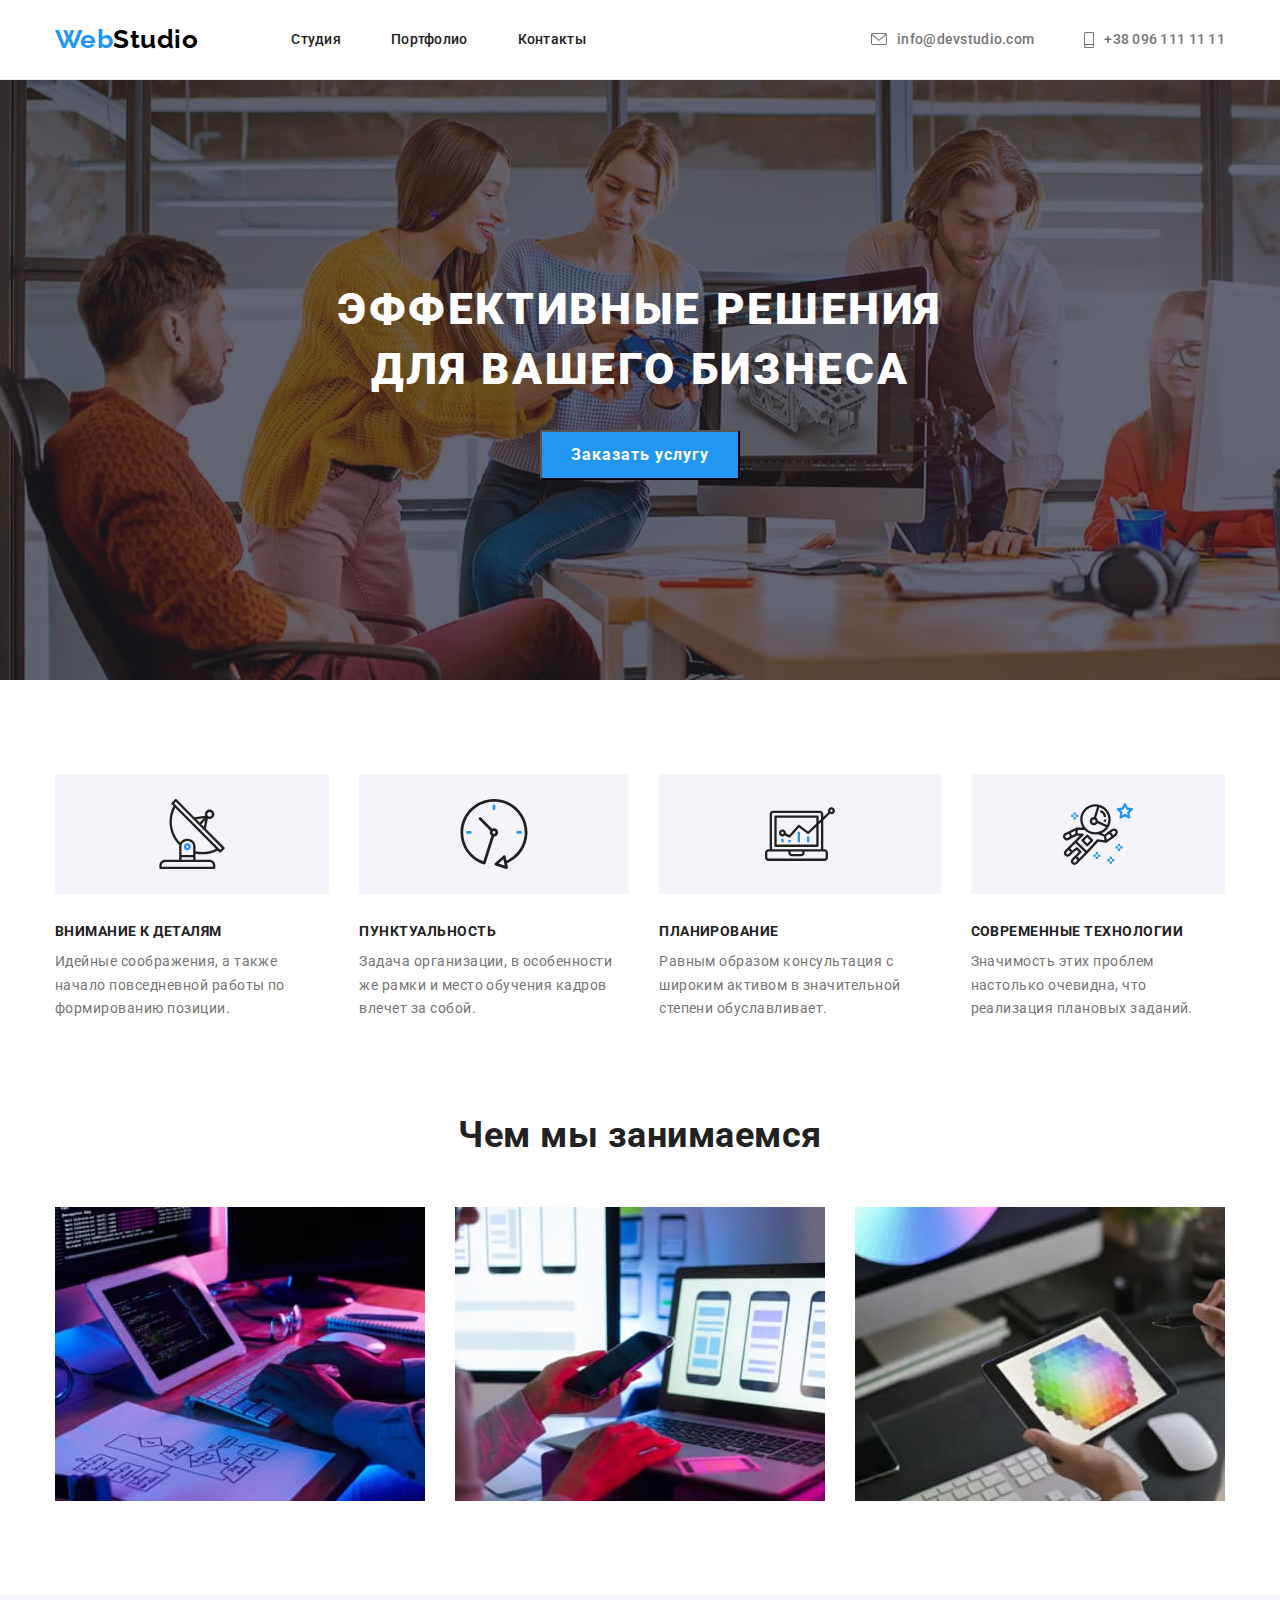
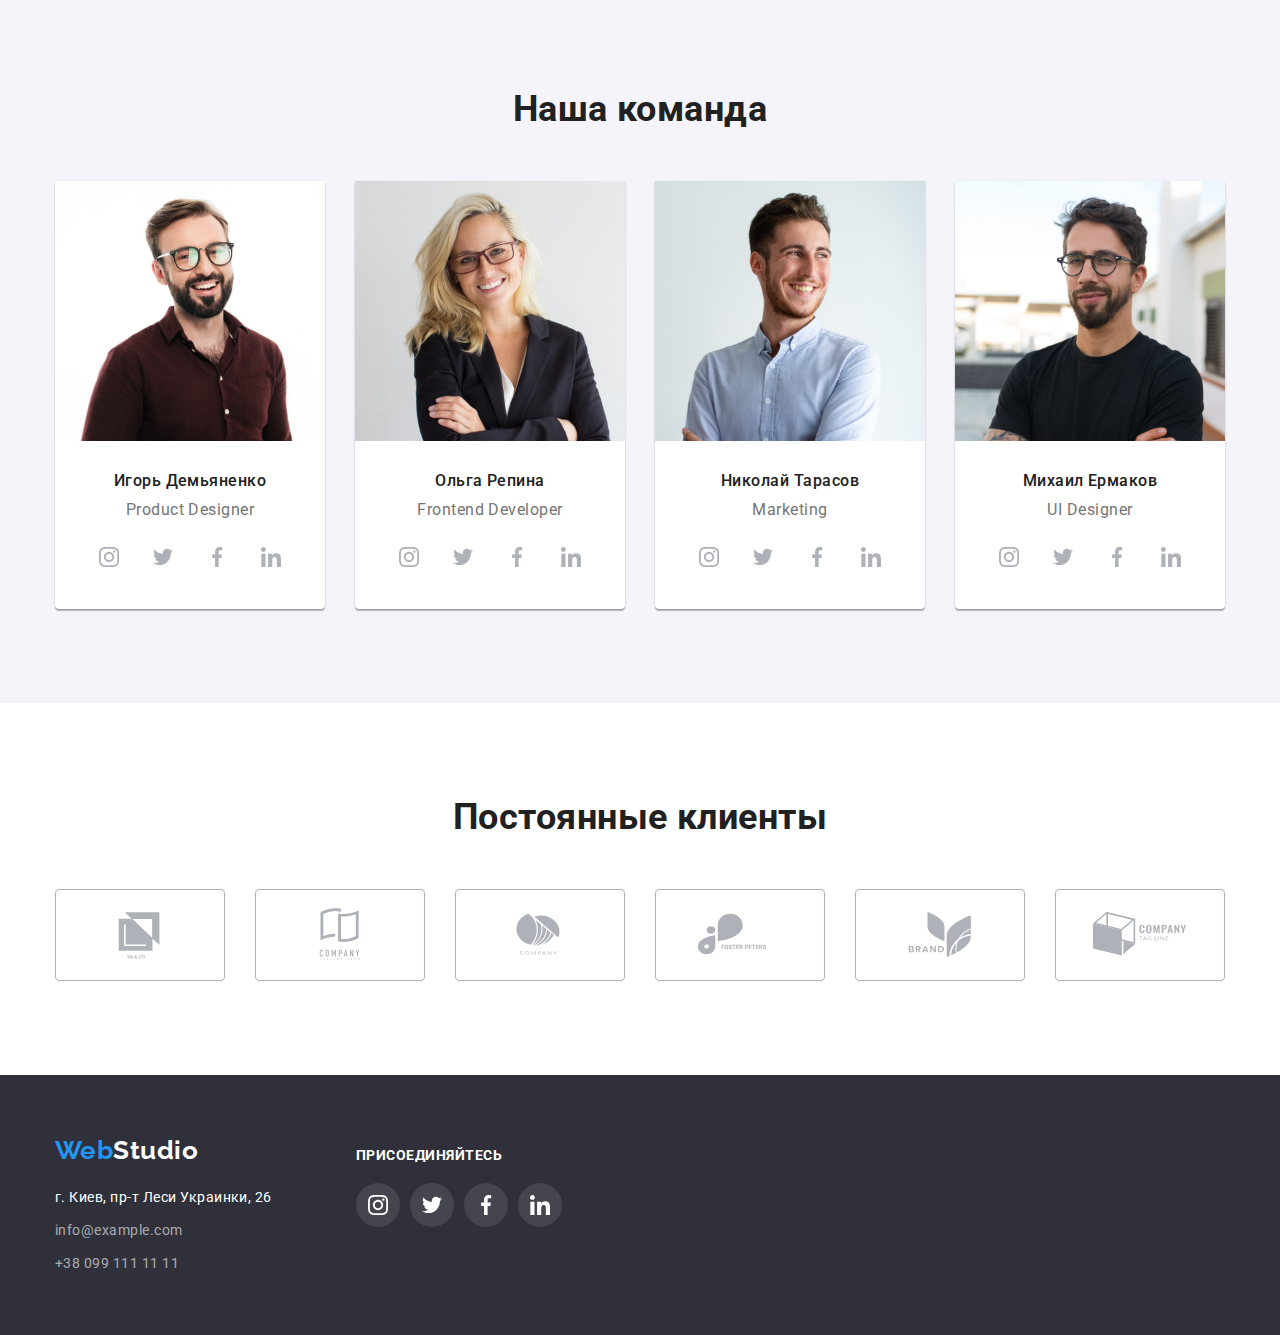
<file: index.html>
<!DOCTYPE html>
<html lang="ru">
  <head>
    <meta charset="UTF-8" />
    <meta http-equiv="X-UA-Compatible" content="IE=edge" />
    <meta name="viewport" content="width=device-width, initial-scale=1.0" />
    <link
      href="https://fonts.googleapis.com/css2?family=Raleway:wght@700&family=Roboto:wght@400;500;700;900&display=swap"
      rel="stylesheet"
    />
    <link
      rel="stylesheet"
      href="https://cdnjs.cloudflare.com/ajax/libs/modern-normalize/1.0.0/modern-normalize.min.css"
    />
    <link rel="stylesheet" href="./css/styles.css" />
    <title>Студия</title>
  </head>
  <body>
    <header class="page-header">
      <div class="container">
        <nav class="main-nav">
          <a class="logo link" href="./index.html"
            >Web<span class="logo studio-black">Studio</span></a
          >
          <ul class="site-nav list">
            <li class="item"><a class="link" href="./index.html">Студия</a></li>
            <li class="item"><a class="link" href="./portfolio.html">Портфолио</a></li>
            <li class="item"><a class="link" href="">Контакты</a></li>
          </ul>
        </nav>
        <ul class="header-contacts list">
          <li class="item">
            <a class="link" href="mailto:info@devstudio.com"
              ><svg class="icon" width="16" height="12">
                <use href="./images/icons.svg#icon-email"></use>
              </svg>
              info@devstudio.com</a
            >
          </li>
          <li class="item">
            <a class="link" href="tel:+380961111111"
              ><svg class="icon" width="10" height="16">
                <use href="./images/icons.svg#icon-smartphone"></use>
              </svg>
              +38 096 111 11 11</a
            >
          </li>
        </ul>
      </div>
    </header>
    <main>
      <section class="hero">
        <div class="container">
          <h1 class="hero-title">
            Эффективные решения <br />
            для вашего бизнеса
          </h1>
          <button class="button" type="button">Заказать услугу</button>
        </div>
      </section>
      <!-- Features -->
      <section class="section features">
        <div class="container">
          <h2 class="section-title none">Особенности</h2>
          <ul class="features list">
            <li class="item">
              <div class="icon-thumb">
                <svg width="70" height="70">
                  <use href="./images/icons.svg#icon-antenna"></use>
                </svg>
              </div>
              <h3 class="title">Внимание к деталям</h3>
              <p class="text">
                Идейные соображения, а также начало повседневной работы по формированию позиции.
              </p>
            </li>
            <li class="item">
              <div class="icon-thumb">
                <svg width="70" height="70">
                  <use href="./images/icons.svg#icon-clock"></use>
                </svg>
              </div>
              <h3 class="title">Пунктуальность</h3>
              <p class="text">
                Задача организации, в особенности же рамки и место обучения кадров влечет за собой.
              </p>
            </li>
            <li class="item">
              <div class="icon-thumb">
                <svg width="70" height="70">
                  <use href="./images/icons.svg#icon-diagram"></use>
                </svg>
              </div>
              <h3 class="title">Планирование</h3>
              <p class="text">
                Равным образом консультация с широким активом в значительной степени обуславливает.
              </p>
            </li>
            <li class="item">
              <div class="icon-thumb">
                <svg width="70" height="70">
                  <use href="./images/icons.svg#icon-astronaut"></use>
                </svg>
              </div>
              <h3 class="title">Современные технологии</h3>
              <p class="text">
                Значимость этих проблем настолько очевидна, что реализация плановых заданий.
              </p>
            </li>
          </ul>
        </div>
      </section>
      <!-- Our  Services -->
      <section class="section">
        <div class="container">
          <h2 class="section-title">Чем мы занимаемся</h2>

          <ul class="services list">
            <li class="item">
              <img
                src="./images/img1.jpg"
                alt="Рабочий стол с клавиатурой, монитором и планшетом, на которых работает человек"
                width="370"
                height="294"
              />
            </li>
            <li class="item">
              <img
                src="./images/img2.jpg"
                alt="Ноутбук и телефон, на которых работает человек"
                width="370"
                height="294"
              />
            </li>
            <li class="item">
              <img
                src="./images/img3.jpg"
                alt="Планшет,   на котором открыта палитра цветов, на фоне есть монитор и клавиатура"
                width="370"
                height="294"
              />
            </li>
          </ul>
        </div>
      </section>
      <!-- Our  team -->
      <section class="section our-team">
        <div class="container">
          <h2 class="section-title">Наша команда</h2>

          <ul class="team list">
            <li class="item">
              <div class="card">
                <img
                  src="./images/teamfoto1.jpg"
                  alt="Портрет молодого человека в окулярах и в сорочке"
                  width="270"
                  height="260"
                />

                <div class="text-content">
                  <h3 class="title">Игорь Демьяненко</h3>
                  <p class="text">Product Designer</p>
                  <ul class="socials list">
                    <li>
                      <a class="link" href="">
                        <svg class="icon" width="20" height="20">
                          <use href="./images/icons.svg#icon-instagramteam"></use>
                        </svg>
                      </a>
                    </li>
                    <li>
                      <a class="link" href="">
                        <svg class="icon" width="20" height="20">
                          <use href="./images/icons.svg#icon-twitterteam"></use>
                        </svg>
                      </a>
                    </li>
                    <li>
                      <a class="link" href="">
                        <svg class="icon" width="20" height="20">
                          <use href="./images/icons.svg#icon-facebookteam"></use>
                        </svg>
                      </a>
                    </li>
                    <li>
                      <a class="link" href="">
                        <svg class="icon" width="20" height="20">
                          <use href="./images/icons.svg#icon-linkedinteam"></use>
                        </svg>
                      </a>
                    </li>
                  </ul>
                </div>
              </div>
            </li>
            <li class="item">
              <div class="card">
                <img
                  src="./images/teamfoto2.jpg"
                  alt="Портрет девушки в пиджаке и в окулярах"
                  width="270"
                  height="260"
                />

                <div class="text-content">
                  <h3 class="title">Ольга Репина</h3>
                  <p class="text">Frontend Developer</p>
                  <ul class="socials list">
                    <li>
                      <a class="link" href="">
                        <svg class="icon" width="20" height="20">
                          <use href="./images/icons.svg#icon-instagramteam"></use>
                        </svg>
                      </a>
                    </li>
                    <li>
                      <a class="link" href="">
                        <svg class="icon" width="20" height="20">
                          <use href="./images/icons.svg#icon-twitterteam"></use>
                        </svg>
                      </a>
                    </li>
                    <li>
                      <a class="link" href="">
                        <svg class="icon" width="20" height="20">
                          <use href="./images/icons.svg#icon-facebookteam"></use>
                        </svg>
                      </a>
                    </li>
                    <li>
                      <a class="link" href="">
                        <svg class="icon" width="20" height="20">
                          <use href="./images/icons.svg#icon-linkedinteam"></use>
                        </svg>
                      </a>
                    </li>
                  </ul>
                </div>
              </div>
            </li>
            <li class="item">
              <div class="card">
                <img
                  src="./images/teamfoto3.jpg"
                  alt="Портрет молодого человека в сорочке"
                  width="270"
                  height="260"
                />

                <div class="text-content">
                  <h3 class="title">Николай Тарасов</h3>
                  <p class="text">Marketing</p>
                  <ul class="socials list">
                    <li>
                      <a class="link" href="">
                        <svg class="icon" width="20" height="20">
                          <use href="./images/icons.svg#icon-instagramteam"></use>
                        </svg>
                      </a>
                    </li>
                    <li>
                      <a class="link" href="">
                        <svg class="icon" width="20" height="20">
                          <use href="./images/icons.svg#icon-twitterteam"></use>
                        </svg>
                      </a>
                    </li>
                    <li>
                      <a class="link" href="">
                        <svg class="icon" width="20" height="20">
                          <use href="./images/icons.svg#icon-facebookteam"></use>
                        </svg>
                      </a>
                    </li>
                    <li>
                      <a class="link" href="">
                        <svg class="icon" width="20" height="20">
                          <use href="./images/icons.svg#icon-linkedinteam"></use>
                        </svg>
                      </a>
                    </li>
                  </ul>
                </div>
              </div>
            </li>
            <li class="item">
              <div class="card">
                <img
                  src="./images/teamfoto4.jpg"
                  alt="Портрет молодого человека в футболке и в окулярах"
                  width="270"
                  height="260"
                />

                <div class="text-content">
                  <h3 class="title">Михаил Ермаков</h3>
                  <p class="text">UI Designer</p>
                  <ul class="socials list">
                    <li>
                      <a class="link" href="">
                        <svg class="icon" width="20" height="20">
                          <use href="./images/icons.svg#icon-instagramteam"></use>
                        </svg>
                      </a>
                    </li>
                    <li>
                      <a class="link" href="">
                        <svg class="icon" width="20" height="20">
                          <use href="./images/icons.svg#icon-twitterteam"></use>
                        </svg>
                      </a>
                    </li>
                    <li>
                      <a class="link" href="">
                        <svg class="icon" width="20" height="20">
                          <use href="./images/icons.svg#icon-facebookteam"></use>
                        </svg>
                      </a>
                    </li>
                    <li>
                      <a class="link" href="">
                        <svg class="icon" width="20" height="20">
                          <use href="./images/icons.svg#icon-linkedinteam"></use>
                        </svg>
                      </a>
                    </li>
                  </ul>
                </div>
              </div>
            </li>
          </ul>
        </div>
      </section>
      <!-- Our clients -->
      <section class="section">
        <div class="container">
          <h2 class="section-title">Постоянные клиенты</h2>
          <ul class="clients list">
            <li class="item">
              <a href="" class="link">
                <svg class="icon" width="106" height="60">
                  <use href="./images/icons.svg#icon-client1"></use>
                </svg>
              </a>
            </li>
            <li class="item">
              <a href="" class="link">
                <svg class="icon" width="106" height="60">
                  <use href="./images/icons.svg#icon-client2"></use>
                </svg>
              </a>
            </li>
            <li class="item">
              <a href="" class="link">
                <svg class="icon" width="106" height="60">
                  <use href="./images/icons.svg#icon-client3"></use>
                </svg>
              </a>
            </li>
            <li class="item">
              <a href="" class="link">
                <svg class="icon" width="106" height="60">
                  <use href="./images/icons.svg#icon-client4"></use>
                </svg>
              </a>
            </li>
            <li class="item">
              <a href="" class="link">
                <svg class="icon" width="106" height="60">
                  <use href="./images/icons.svg#icon-client5"></use>
                </svg>
              </a>
            </li>
            <li class="item">
              <a href="" class="link">
                <svg class="icon" width="106" height="60">
                  <use href="./images/icons.svg#icon-client6"></use>
                </svg>
              </a>
            </li>
          </ul>
        </div>
      </section>
    </main>
    <footer class="page-footer">
      <div class="container">
        <div class="address-thumb">
          <a class="logo link" href="./index.html"
            >Web<span class="logo studio-white">Studio</span></a
          >

          <address class="footer-contacts">
            <ul class="footer-contacts-list list">
              <li class="item">
                <a class="link" href="">г. Киев, пр-т Леси Украинки, 26</a>
              </li>
              <li class="item">
                <a class="link contacts" href="mailto:info@example.com">info@example.com</a>
              </li>
              <li class="item">
                <a class="link contacts" href="tel:+380991111111">+38 099 111 11 11</a>
              </li>
            </ul>
          </address>
        </div>

        <div class="join">
          <p class="text">присоединяйтесь</p>
          <ul class="footer-socials list">
            <li class="item">
              <a href="" class="link">
                <svg class="icon" width="20px" height="20px">
                  <use href="./images/icons.svg#icon-instagramfooter"></use>
                </svg>
              </a>
            </li>
            <li class="item">
              <a href="" class="link">
                <svg class="icon" width="20px" height="20px">
                  <use href="./images/icons.svg#icon-twitterfooter"></use>
                </svg>
              </a>
            </li>
            <li class="item">
              <a href="" class="link">
                <svg class="icon" width="20px" height="20px">
                  <use href="./images/icons.svg#icon-facebookfooter"></use>
                </svg>
              </a>
            </li>
            <li class="item">
              <a href="" class="link">
                <svg class="icon" width="20px" height="20px">
                  <use href="./images/icons.svg#icon-linkedinfooter"></use>
                </svg>
              </a>
            </li>
          </ul>
        </div>
      </div>
    </footer>
  </body>
</html>
</file>
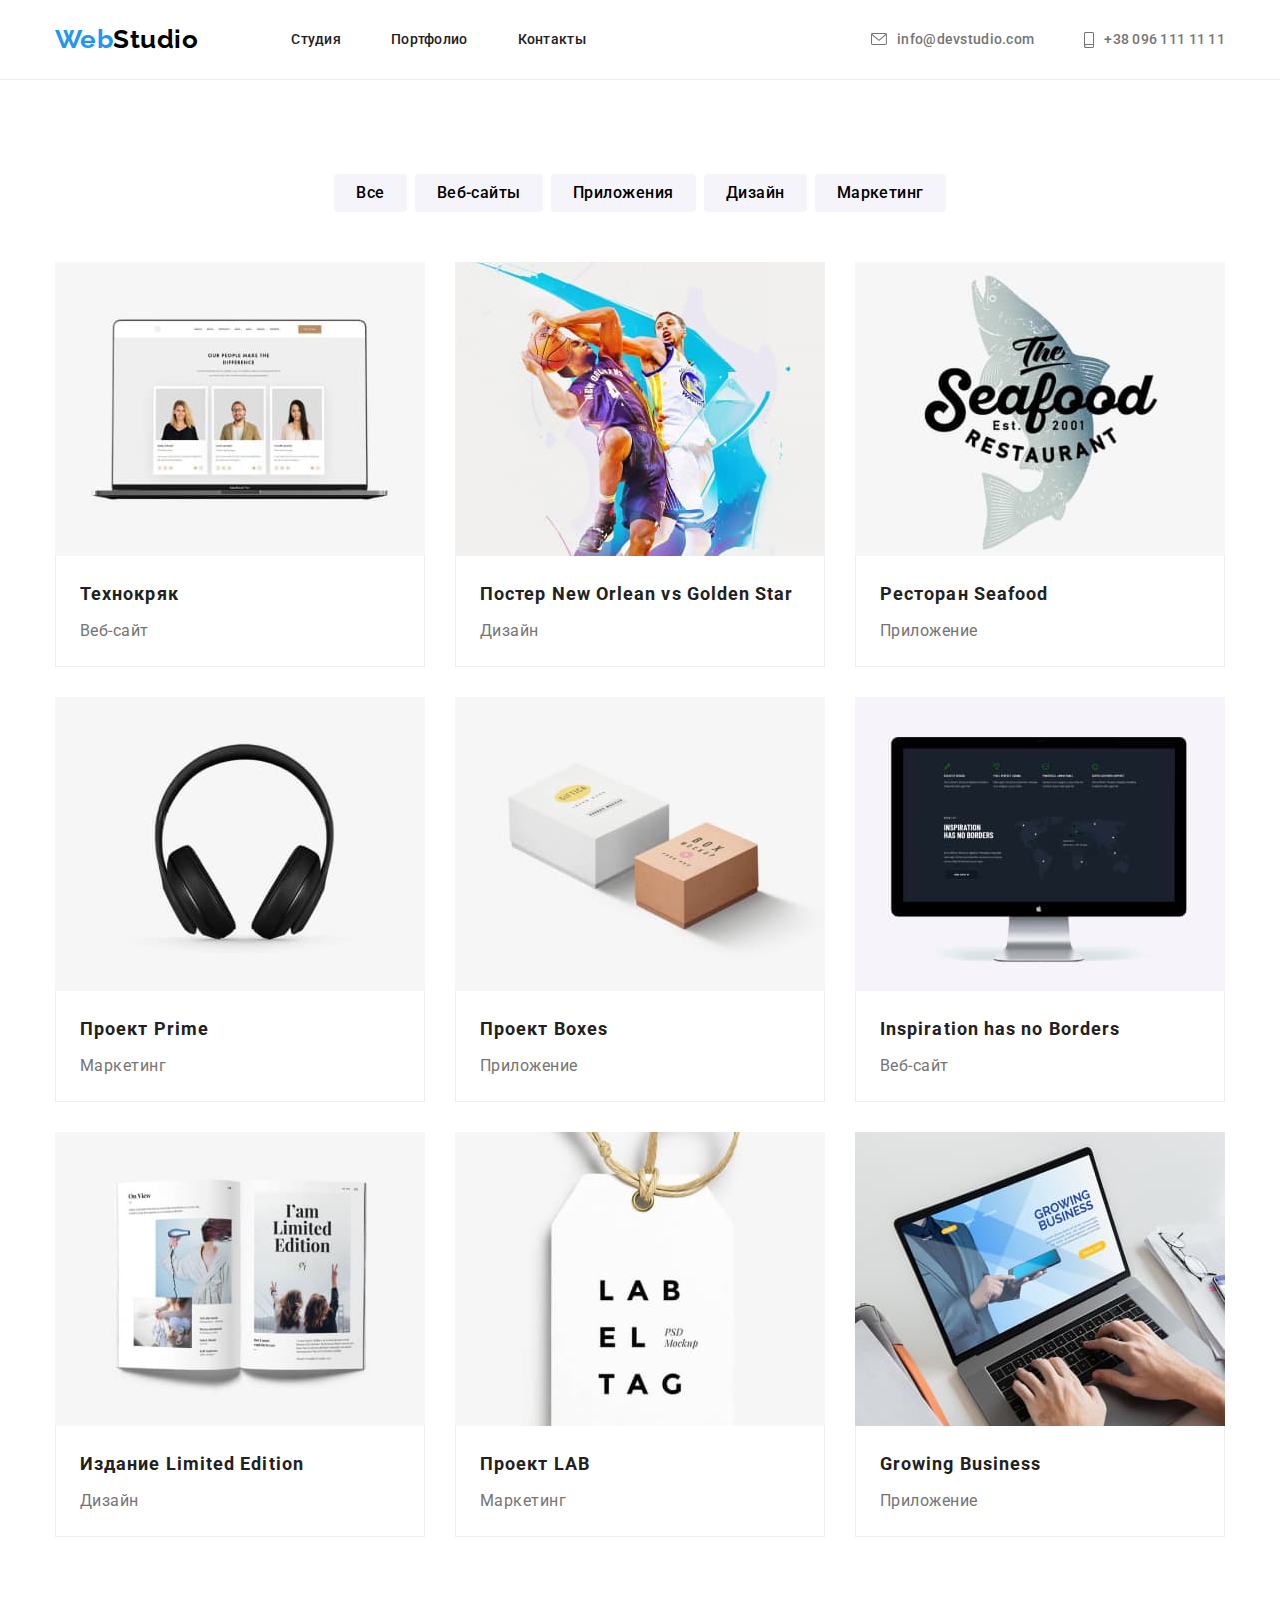
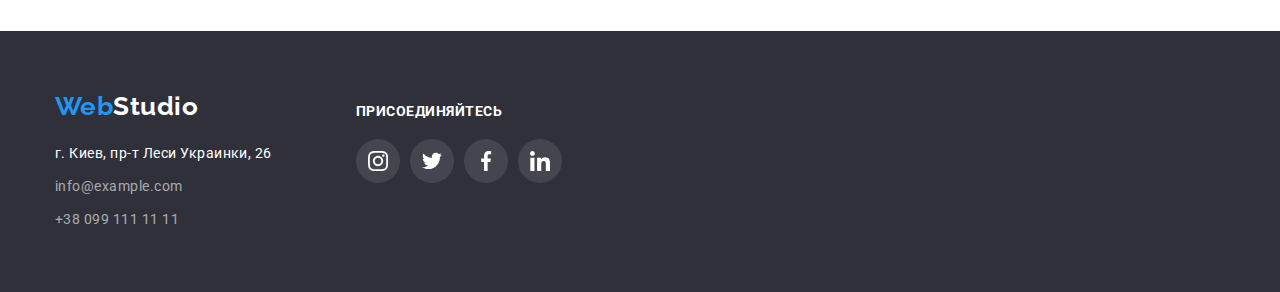
<file: portfolio.html>
<!DOCTYPE html>
<html lang="ru">
  <head>
    <meta charset="UTF-8" />
    <meta http-equiv="X-UA-Compatible" content="IE=edge" />
    <meta name="viewport" content="width=device-width, initial-scale=1.0" />
    <link
      href="https://fonts.googleapis.com/css2?family=Raleway:wght@700&family=Roboto:wght@400;500;700;900&display=swap"
      rel="stylesheet"
    />
    <link
      rel="stylesheet"
      href="https://cdnjs.cloudflare.com/ajax/libs/modern-normalize/1.0.0/modern-normalize.min.css"
    />
    <link rel="stylesheet" href="./css/styles.css" />
    <title>Портфолио</title>
  </head>
  <body>
    <header class="page-header">
      <div class="container">
        <nav class="main-nav">
          <a class="logo link" href="./index.html"
            >Web<span class="logo studio-black">Studio</span></a
          >
          <ul class="site-nav list">
            <li class="item"><a class="link" href="./index.html">Студия</a></li>
            <li class="item"><a class="link" href="./portfolio.html">Портфолио</a></li>
            <li class="item"><a class="link" href="">Контакты</a></li>
          </ul>
        </nav>
        <ul class="header-contacts list">
          <li class="item">
            <a class="link" href="mailto:info@devstudio.com"
              ><svg class="icon" width="16" height="12">
                <use href="./images/icons.svg#icon-email"></use>
              </svg>
              info@devstudio.com</a
            >
          </li>
          <li class="item">
            <a class="link" href="tel:+380961111111"
              ><svg class="icon" width="10" height="16">
                <use href="./images/icons.svg#icon-smartphone"></use>
              </svg>
              +38 096 111 11 11</a
            >
          </li>
        </ul>
      </div>
    </header>
    <main>
      <section class="section">
        <div class="container">
          <h1 class="none">Примеры работ</h1>

          <ul class="filter list">
            <li class="item">
              <button class="button" type="button">Все</button>
            </li>
            <li class="item">
              <button class="button" type="button">Веб-сайты</button>
            </li>
            <li class="item">
              <button class="button" type="button">Приложения</button>
            </li>
            <li class="item">
              <button class="button" type="button">Дизайн</button>
            </li>
            <li class="item">
              <button class="button" type="button">Маркетинг</button>
            </li>
          </ul>

          <ul class="examples list">
            <li class="item">
              <a class="link" href="">
                <img
                  src="./images/portfolioimg1.jpg"
                  alt="Ноутбук, на котором открыт веб-сайт"
                  width="370"
                  height="294"
                />
                <div class="text-content">
                  <h2 class="title">Технокряк</h2>
                  <p class="text">Веб-сайт</p>
                </div>
              </a>
            </li>
            <li class="item">
              <a class="link" href="">
                <img
                  src="./images/portfolioimg2.jpg"
                  alt="Два баскетболиста борются за мяч"
                  width="370"
                  height="294"
                />
                <div class="text-content">
                  <h2 class="title">Постер New Orlean vs Golden Star</h2>
                  <p class="text">Дизайн</p>
                </div>
              </a>
            </li>
            <li class="item">
              <a class="link" href="">
                <img
                  src="./images/portfolioimg3.jpg"
                  alt="Логотип ресторана на фоне рыбы"
                  width="370"
                  height="294"
                />
                <div class="text-content">
                  <h2 class="title">Ресторан Seafood</h2>

                  <p class="text">Приложение</p>
                </div>
              </a>
            </li>
            <li class="item">
              <a class="link" href="">
                <img src="./images/portfolioimg4.jpg" alt="Наушники" width="370" height="294" />
                <div class="text-content">
                  <h2 class="title">Проект Prime</h2>
                  <p class="text">Маркетинг</p>
                </div>
              </a>
            </li>
            <li class="item">
              <a class="link" href="">
                <img
                  src="./images/portfolioimg5.jpg"
                  alt="Две коробки, одна белая, вторая коричневая"
                  width="370"
                  height="294"
                />
                <div class="text-content">
                  <h2 class="title">Проект Boxes</h2>
                  <p class="text">Приложение</p>
                </div>
              </a>
            </li>
            <li class="item">
              <a class="link" href="">
                <img
                  src="./images/portfolioimg6.jpg"
                  alt="Монитор компьютера, с открытым веб-сайтом"
                  width="370"
                  height="294"
                />
                <div class="text-content">
                  <h2 class="title">Inspiration has no Borders</h2>
                  <p class="text">Веб-сайт</p>
                </div>
              </a>
            </li>
            <li class="item">
              <a class="link" href="">
                <img
                  src="./images/portfolioimg7.jpg"
                  alt="Развернутая книга"
                  width="370"
                  height="294"
                />
                <div class="text-content">
                  <h2 class="title">Издание Limited Edition</h2>
                  <p class="text">Дизайн</p>
                </div>
              </a>
            </li>
            <li class="item">
              <a class="link" href="">
                <img
                  src="./images/portfolioimg8.jpg"
                  alt="Етикетка с текстом"
                  width="370"
                  height="294"
                />
                <div class="text-content">
                  <h2 class="title">Проект LAB</h2>
                  <p class="text">Маркетинг</p>
                </div>
              </a>
            </li>
            <li class="item">
              <a class="link" href="">
                <img
                  src="./images/portfolioimg9.jpg"
                  alt="Ноутбук с открытым веб-сайтом, на клавиатуре ноутбука две руки"
                  width="370"
                  height="294"
                />
                <div class="text-content">
                  <h2 class="title">Growing Business</h2>
                  <p class="text">Приложение</p>
                </div>
              </a>
            </li>
          </ul>
        </div>
      </section>
    </main>
    <footer class="page-footer">
      <div class="container">
        <div class="address-thumb">
          <a class="logo link" href="./index.html"
            >Web<span class="logo studio-white">Studio</span></a
          >

          <address class="footer-contacts">
            <ul class="footer-contacts-list list">
              <li class="item">
                <a class="link" href="">г. Киев, пр-т Леси Украинки, 26</a>
              </li>
              <li class="item">
                <a class="link contacts" href="mailto:info@example.com">info@example.com</a>
              </li>
              <li class="item">
                <a class="link contacts" href="tel:+380991111111">+38 099 111 11 11</a>
              </li>
            </ul>
          </address>
        </div>

        <div class="join">
          <p class="text">присоединяйтесь</p>
          <ul class="footer-socials list">
            <li class="item">
              <a href="" class="link">
                <svg class="icon" width="20px" height="20px">
                  <use href="./images/icons.svg#icon-instagramfooter"></use>
                </svg>
              </a>
            </li>
            <li class="item">
              <a href="" class="link">
                <svg class="icon" width="20px" height="20px">
                  <use href="./images/icons.svg#icon-twitterfooter"></use>
                </svg>
              </a>
            </li>
            <li class="item">
              <a href="" class="link">
                <svg class="icon" width="20px" height="20px">
                  <use href="./images/icons.svg#icon-facebookfooter"></use>
                </svg>
              </a>
            </li>
            <li class="item">
              <a href="" class="link">
                <svg class="icon" width="20px" height="20px">
                  <use href="./images/icons.svg#icon-linkedinfooter"></use>
                </svg>
              </a>
            </li>
          </ul>
        </div>
      </div>
    </footer>
  </body>
</html>
</file>
<file: css/styles.css>
:root {
  --primary-text-color: #757575;
  --secondary-text-color: #212121;
  --primary-white-color: #ffffff;
  --secondary-white-color: rgba(255, 255, 255, 0.6);
  --icon-deactive-footer: rgba(255, 255, 255, 0.1);
  --primary-blue-accent-color: #2196f3;
  --primary-black-color: #000000;
  --button-deactive-color: #f5f4fa;

  --hero-footer-bg-color: #2f303a;
  --our-team-bg-color: #f5f4fa;

  --header-border: #ececec;
  --portfolio-border: #eeeeee;
  --hero-gradient: rgba(47, 48, 58, 0.4);
  --icons-deactive: #afb1b8;
}

body {
  font-family: Roboto, sans-serif;
  letter-spacing: 0.03em;
  color: var(--primary-text-color);
}

h1,
h2,
h3,
h4,
h5,
h6,
p,
ul {
  margin: 0;
}
ul {
  padding: 0;
}
li {
  padding-bottom: 0;
}

/* Utility */
img {
  display: block;
  max-width: 100%;
  height: auto;
}

.container {
  width: 1200px;
  margin: 0 auto;
  padding-left: 15px;
  padding-right: 15px;
}
.section {
  padding-top: 94px;
  padding-bottom: 94px;
}

.list {
  list-style: none;
}

.link {
  text-decoration: none;
}

.section-title,
.title {
  /* text-align: center; */
  color: var(--secondary-text-color);
}
.section-title {
  margin-bottom: 50px;

  font-size: 36px;
  line-height: 1.16;

  text-align: center;
}

.none {
  display: none;
}

/* Header */

.page-header {
  border-bottom: 1px solid var(--header-border);
}

.page-header .container {
  display: flex;
  align-items: center;
}

.main-nav {
  display: flex;
  align-items: center;
}

.logo {
  display: inline-block;

  font-family: Raleway, sans-serif;

  font-style: normal;
  font-weight: 700;
  font-size: 26px;
  line-height: 1.192;
  color: var(--primary-blue-accent-color);
}

.logo.studio-black {
  color: var(--primary-black-color);
}

.site-nav {
  display: flex;
  align-items: center;

  margin-left: 93px;
}

.site-nav .item + .item {
  margin-left: 50px;
}

.site-nav .link {
  display: block;
  padding-top: 31.5px;
  padding-bottom: 31.5px;

  font-weight: 500;
  font-size: 14px;
  line-height: 1.14;
  letter-spacing: 0.02em;
  color: var(--secondary-text-color);
}

.site-nav .link:hover,
.site-nav .link:focus {
  color: var(--primary-blue-accent-color);
}

.header-contacts {
  display: flex;
  align-items: center;

  margin-left: auto;
}

.header-contacts .item + .item {
  margin-left: 50px;
}

.header-contacts .link {
  display: inline-flex;
  align-items: center;
  padding-top: 31.5px;
  padding-bottom: 31.5px;

  font-weight: 500;
  font-size: 14px;
  line-height: 1.14;
  letter-spacing: 0.02em;
  color: var(--primary-text-color);
}

.header-contacts .icon {
  fill: currentColor;
  margin-right: 10px;
}

.header-contacts .link:hover,
.header-contacts .link:focus {
  color: var(--primary-blue-accent-color);
}

/* Hero */
.hero {
  max-width: 1600px;
}

.hero {
  padding-top: 200px;
  padding-bottom: 200px;

  background-image: linear-gradient(var(--hero-gradient), var(--hero-gradient)),
    url(../images/heroback.jpg);

  background-color: var(--hero-footer-bg-color);

  text-align: center;
}

.hero-title {
  font-weight: 900;
  font-size: 44px;
  line-height: 1.36;

  letter-spacing: 0.06em;
  text-transform: uppercase;
  color: var(--primary-white-color);
}

.hero .button {
  display: inline-block;
  width: 200px;
  height: 50px;
  margin-top: 30px;

  font-family: inherit;
  font-weight: 700;
  font-size: 16px;
  line-height: 1.87;
  letter-spacing: 0.06em;
  color: var(--primary-white-color);

  cursor: pointer;

  background-color: var(--primary-blue-accent-color);
}

/* Features */
.section.features {
  padding-bottom: 0;
}

.features {
  display: flex;
  justify-content: space-between;
}

.features .item {
  width: calc((100% -90px) / 4);
}

.features .item + .item {
  margin-left: 30px;
}

.icon-thumb {
  display: flex;
  justify-content: center;
  align-items: center;
  height: 120px;
  margin-bottom: 30px;

  background-color: var(--button-deactive-color);
}

.features .title {
  font-size: 14px;
  line-height: 1.14;
  text-transform: uppercase;
}

.features .text {
  margin-top: 10px;

  font-size: 14px;
  line-height: 1.71;
}

/* Services */

.services {
  display: flex;
}

.services .item + .item {
  margin-left: 30px;
}

/* Our team */
.section.our-team {
  background-color: var(--our-team-bg-color);
}

.team {
  display: flex;
}

.team .item + .item {
  margin-left: 30px;
}

.team .card {
  background-color: var(--primary-white-color);
  box-shadow: 0px 1px 3px rgba(0, 0, 0, 0.12), 0px 1px 1px rgba(0, 0, 0, 0.14),
    0px 2px 1px rgba(0, 0, 0, 0.2);
  border-radius: 0px 0px 4px 4px;
}

.team .text-content {
  padding-top: 30px;
  padding-right: 32px;
  padding-bottom: 30px;
  padding-left: 32px;
}

.team .title {
  font-weight: 500;
  font-size: 16px;
  line-height: 1.187;
  text-align: center;
}

.team .text {
  margin-top: 10px;

  font-size: 16px;
  line-height: 1.187;
  text-align: center;
}

.team .socials {
  display: flex;
  justify-content: space-between;

  margin-top: 16px;
}

.team .link {
  display: inline-flex;
  align-items: center;
  justify-content: center;
  width: 44px;
  height: 44px;
  border-radius: 50%;
}

.team .link:hover,
.team .link:focus {
  background-color: var(--primary-blue-accent-color);
}

.team .icon {
  fill: var(--icons-deactive);
}

.team .link:hover .icon,
.team .link:focus .icon {
  fill: var(--primary-white-color);
}

/* Our clients */

.clients {
  display: flex;
}

.clients .item {
  width: 170px;
  height: 92px;
}

.clients .item + .item {
  margin-left: 30px;
}

.clients .link {
  display: inline-flex;
  justify-content: center;
  align-items: center;

  width: inherit;
  height: inherit;

  border: 1px solid #afb1b8;

  border-radius: 4px;
}

.clients .link:hover,
.clients .link:focus {
  border-color: var(--primary-blue-accent-color);
}

.clients .icon {
  fill: var(--icons-deactive);
}

.clients .link:hover .icon,
.clients .link:focus .icon {
  fill: var(--primary-blue-accent-color);
}

/* Footer */
.page-footer {
  padding-top: 60px;
  padding-bottom: 60px;

  background-color: var(--hero-footer-bg-color);
}

.page-footer .container {
  display: flex;
}

.page-footer .logo.link {
  margin-bottom: 20px;
}

.logo.studio-white {
  color: var(--primary-white-color);
}

/* .footer-contacts {
  margin-top: 20px;
} */

.footer-contacts .item + .item {
  margin-top: 9px;
}

.footer-contacts-list .link {
  font-style: normal;

  font-size: 14px;
  line-height: 1.71;

  color: var(--primary-white-color);
}

.footer-contacts-list .link.contacts {
  color: var(--secondary-white-color);
}
.footer-contacts .link:hover,
.footer-contacts .link:focus {
  color: var(--primary-blue-accent-color);
}

.join {
  margin-top: 12px;
  margin-left: 84px;
}

.join .text {
  margin-bottom: 20px;

  color: var(--primary-white-color);
  font-weight: bold;
  font-size: 14px;
  line-height: 1.142;

  text-transform: uppercase;
}

.join .footer-socials {
  display: flex;
}

.footer-socials .item + .item {
  margin-left: 10px;
}

.footer-socials .link {
  display: inline-flex;
  justify-content: center;
  align-items: center;

  width: 44px;
  height: 44px;

  background-color: var(--icon-deactive-footer);
  border-radius: 50%;
}

.footer-socials .link:hover,
.footer-socials .link:focus {
  background-color: var(--primary-blue-accent-color);
}

/* Portfolio */
.filter {
  display: flex;
  justify-content: center;
  margin-bottom: 50px;
}

.filter .item + .item {
  margin-left: 8px;
}

.filter .button {
  display: inline-flex;
  padding: 6px 22px;

  font-family: inherit;
  font-weight: 500;
  font-size: 16px;
  line-height: 1.62;
  letter-spacing: 0.03em;
  text-align: center;

  background-color: var(--button-deactive-color);
  border: 0;
  border-radius: 4px;

  cursor: pointer;
}
.filter .button:hover,
.filter .button:focus {
  color: var(--primary-white-color);

  background-color: var(--primary-blue-accent-color);
  box-shadow: 0px 3px 1px rgba(0, 0, 0, 0.1), 0px 1px 2px rgba(0, 0, 0, 0.08),
    0px 2px 2px rgba(0, 0, 0, 0.12);
}

.examples {
  display: flex;
  flex-wrap: wrap;

  margin: -15px;
}

.examples .item {
  margin: 15px;
}

.examples .link {
  display: block;
}

.examples .link:hover {
  box-shadow: 0px 1px 1px rgba(0, 0, 0, 0.12), 0px 4px 4px rgba(0, 0, 0, 0.06),
    1px 4px 6px rgba(0, 0, 0, 0.16);
}

.examples .text-content {
  padding-top: 20px;
  padding-left: 24px;
  padding-right: 24px;
  padding-bottom: 20px;

  border: 1px solid var(--portfolio-border);
  border-top: 0;
}

.examples .title {
  font-size: 18px;
  line-height: 2;
  letter-spacing: 0.06em;
}
.examples .text {
  margin-top: 4px;

  color: var(--primary-text-color);
  font-size: 16px;
  line-height: 1.875;
}
</file>
